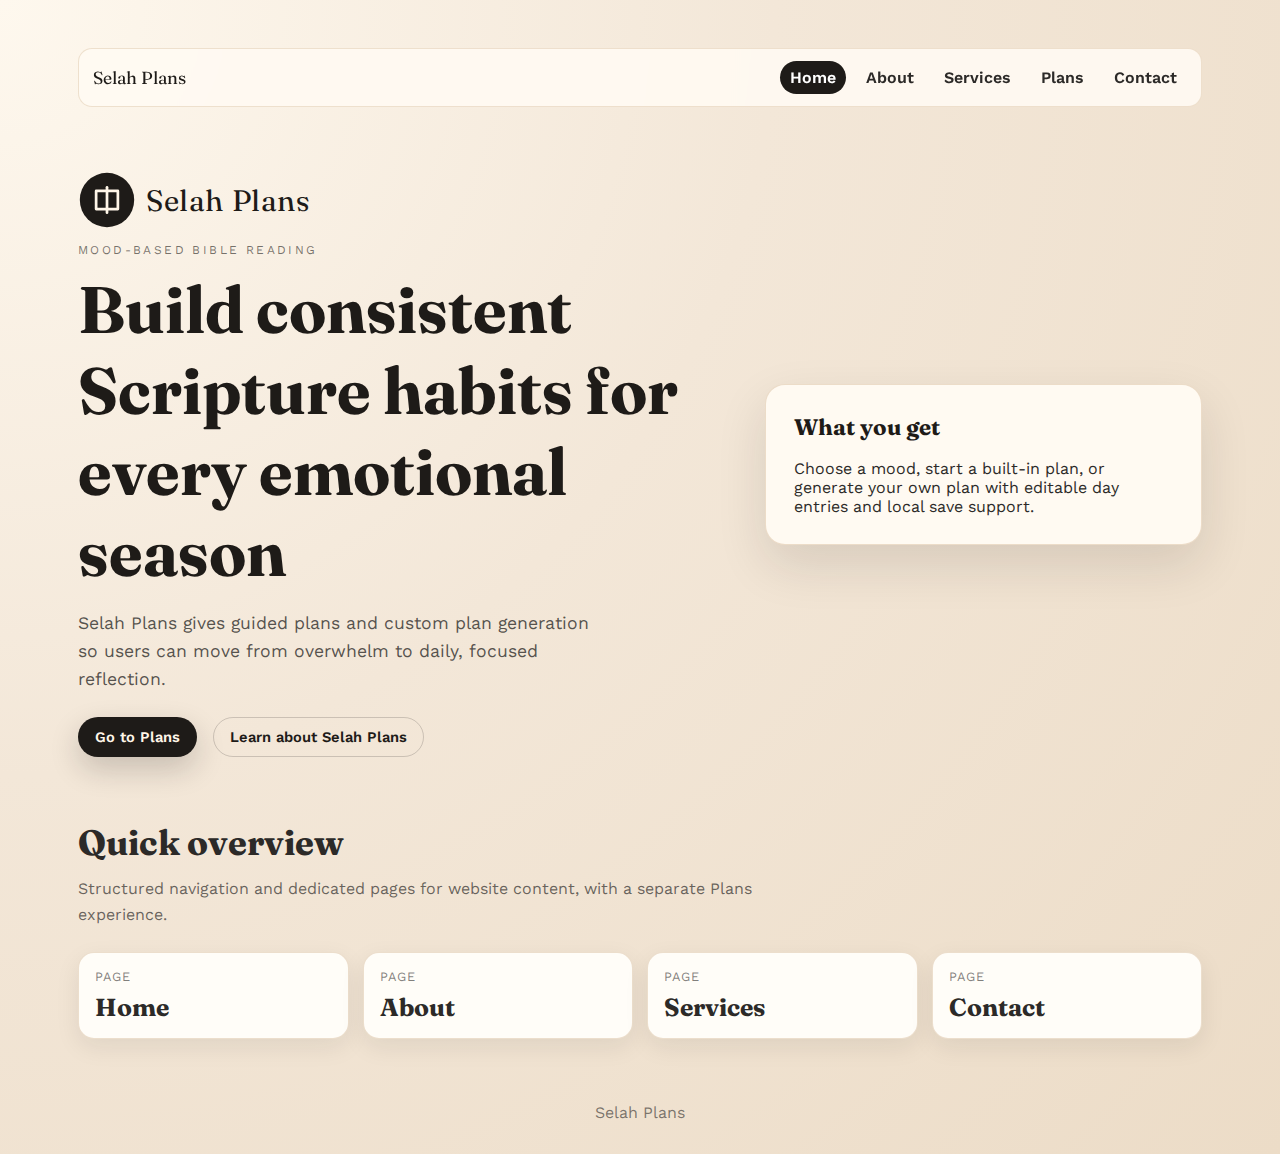
<file: index.html>
<!doctype html>
<html lang="en">
  <head>
    <meta charset="UTF-8" />
    <meta name="viewport" content="width=device-width, initial-scale=1" />
    <title>Selah Plans | Home</title>
    <link rel="preconnect" href="https://fonts.googleapis.com" />
    <link rel="preconnect" href="https://fonts.gstatic.com" crossorigin />
    <link href="https://fonts.googleapis.com/css2?family=Fraunces:wght@300;500;700&family=Work+Sans:wght@300;400;600;700&display=swap" rel="stylesheet" />
    <link rel="stylesheet" href="styles.css" />
  </head>
  <body>
    <div class="page">
      <nav class="site-nav">
        <a class="nav-brand" href="index.html">Selah Plans</a>
        <div class="nav-links">
          <a class="active" href="index.html">Home</a>
          <a href="about.html">About</a>
          <a href="services.html">Services</a>
          <a href="plans.html">Plans</a>
          <a href="contact.html">Contact</a>
        </div>
      </nav>

      <header class="hero">
        <div class="hero-text">
          <div class="brand-lockup" aria-label="Brand">
            <svg class="brand-logo" viewBox="0 0 64 64" role="img" aria-hidden="true">
              <circle cx="32" cy="32" r="30"></circle>
              <path d="M20 22h24v20H20z"></path>
              <path d="M32 18v28"></path>
            </svg>
            <span class="brand-name">Selah Plans</span>
          </div>
          <p class="eyebrow">Mood-based Bible reading</p>
          <h1>Build consistent Scripture habits for every emotional season</h1>
          <p class="subtitle">
            Selah Plans gives guided plans and custom plan generation so users can move from overwhelm to daily, focused reflection.
          </p>
          <div class="hero-actions">
            <a class="btn primary" href="plans.html">Go to Plans</a>
            <a class="btn ghost" href="about.html">Learn about Selah Plans</a>
          </div>
        </div>
        <div class="hero-card">
          <h3>What you get</h3>
          <p>Choose a mood, start a built-in plan, or generate your own plan with editable day entries and local save support.</p>
        </div>
      </header>

      <main>
        <section class="section">
          <div class="section-header">
            <h2>Quick overview</h2>
            <p>Structured navigation and dedicated pages for website content, with a separate Plans experience.</p>
          </div>
          <div class="stats-grid">
            <article class="stat-card">
              <p class="stat-label">Page</p>
              <h3>Home</h3>
            </article>
            <article class="stat-card">
              <p class="stat-label">Page</p>
              <h3>About</h3>
            </article>
            <article class="stat-card">
              <p class="stat-label">Page</p>
              <h3>Services</h3>
            </article>
            <article class="stat-card">
              <p class="stat-label">Page</p>
              <h3>Contact</h3>
            </article>
          </div>
        </section>
      </main>

      <footer class="footer">
        <p>Selah Plans</p>
      </footer>
    </div>
  </body>
</html>
</file>
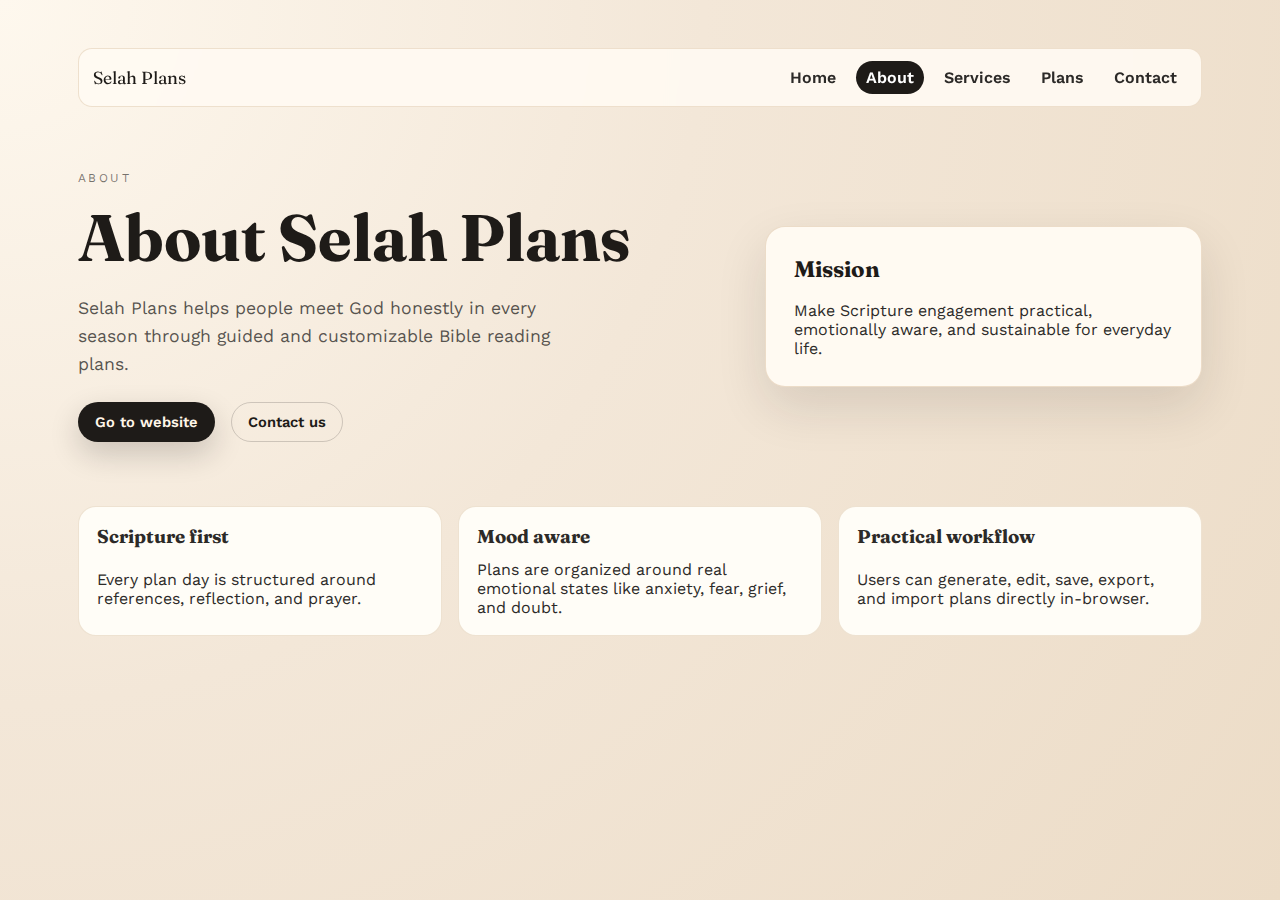
<file: about.html>
<!doctype html>
<html lang="en">
  <head>
    <meta charset="UTF-8" />
    <meta name="viewport" content="width=device-width, initial-scale=1" />
    <title>Selah Plans | About</title>
    <link rel="preconnect" href="https://fonts.googleapis.com" />
    <link rel="preconnect" href="https://fonts.gstatic.com" crossorigin />
    <link href="https://fonts.googleapis.com/css2?family=Fraunces:wght@300;500;700&family=Work+Sans:wght@300;400;600;700&display=swap" rel="stylesheet" />
    <link rel="stylesheet" href="styles.css" />
  </head>
  <body>
    <div class="page">
      <nav class="site-nav">
        <a class="nav-brand" href="index.html">Selah Plans</a>
        <div class="nav-links">
          <a href="index.html">Home</a>
          <a class="active" href="about.html">About</a>
          <a href="services.html">Services</a>
          <a href="plans.html">Plans</a>
          <a href="contact.html">Contact</a>
        </div>
      </nav>

      <header class="hero">
        <div class="hero-text">
          <p class="eyebrow">About</p>
          <h1>About Selah Plans</h1>
          <p class="subtitle">Selah Plans helps people meet God honestly in every season through guided and customizable Bible reading plans.</p>
          <div class="hero-actions">
            <a class="btn primary" href="plans.html">Go to website</a>
            <a class="btn ghost" href="contact.html">Contact us</a>
          </div>
        </div>
        <div class="hero-card">
          <h3>Mission</h3>
          <p>Make Scripture engagement practical, emotionally aware, and sustainable for everyday life.</p>
        </div>
      </header>

      <main>
        <section class="section">
          <div class="about-layout">
            <article class="panel">
              <h3>Scripture first</h3>
              <p>Every plan day is structured around references, reflection, and prayer.</p>
            </article>
            <article class="panel">
              <h3>Mood aware</h3>
              <p>Plans are organized around real emotional states like anxiety, fear, grief, and doubt.</p>
            </article>
            <article class="panel">
              <h3>Practical workflow</h3>
              <p>Users can generate, edit, save, export, and import plans directly in-browser.</p>
            </article>
          </div>
        </section>
      </main>
    </div>
  </body>
</html>
</file>
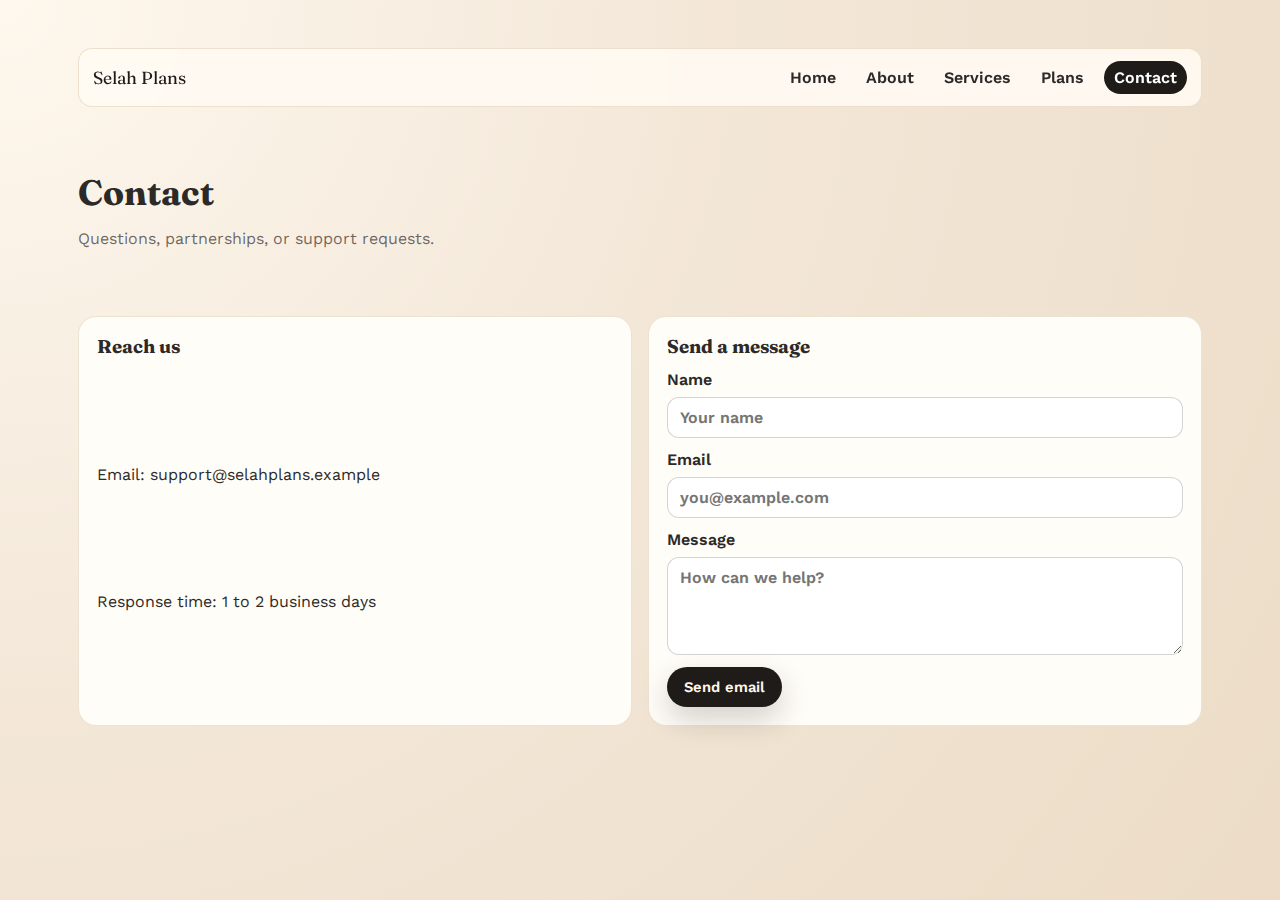
<file: contact.html>
<!doctype html>
<html lang="en">
  <head>
    <meta charset="UTF-8" />
    <meta name="viewport" content="width=device-width, initial-scale=1" />
    <title>Selah Plans | Contact</title>
    <link rel="preconnect" href="https://fonts.googleapis.com" />
    <link rel="preconnect" href="https://fonts.gstatic.com" crossorigin />
    <link href="https://fonts.googleapis.com/css2?family=Fraunces:wght@300;500;700&family=Work+Sans:wght@300;400;600;700&display=swap" rel="stylesheet" />
    <link rel="stylesheet" href="styles.css" />
  </head>
  <body>
    <div class="page">
      <nav class="site-nav">
        <a class="nav-brand" href="index.html">Selah Plans</a>
        <div class="nav-links">
          <a href="index.html">Home</a>
          <a href="about.html">About</a>
          <a href="services.html">Services</a>
          <a href="plans.html">Plans</a>
          <a class="active" href="contact.html">Contact</a>
        </div>
      </nav>

      <header class="section-header">
        <h2>Contact</h2>
        <p>Questions, partnerships, or support requests.</p>
      </header>

      <main>
        <section class="section">
          <div class="tool-layout">
            <article class="panel">
              <h3>Reach us</h3>
              <p>Email: support@selahplans.example</p>
              <p>Response time: 1 to 2 business days</p>
            </article>
            <article class="panel">
              <h3>Send a message</h3>
              <label>
                Name
                <input type="text" placeholder="Your name" />
              </label>
              <label>
                Email
                <input type="email" placeholder="you@example.com" />
              </label>
              <label>
                Message
                <textarea rows="4" placeholder="How can we help?"></textarea>
              </label>
              <div class="action-row">
                <a class="btn primary" href="mailto:support@selahplans.example">Send email</a>
              </div>
            </article>
          </div>
        </section>
      </main>
    </div>
  </body>
</html>
</file>
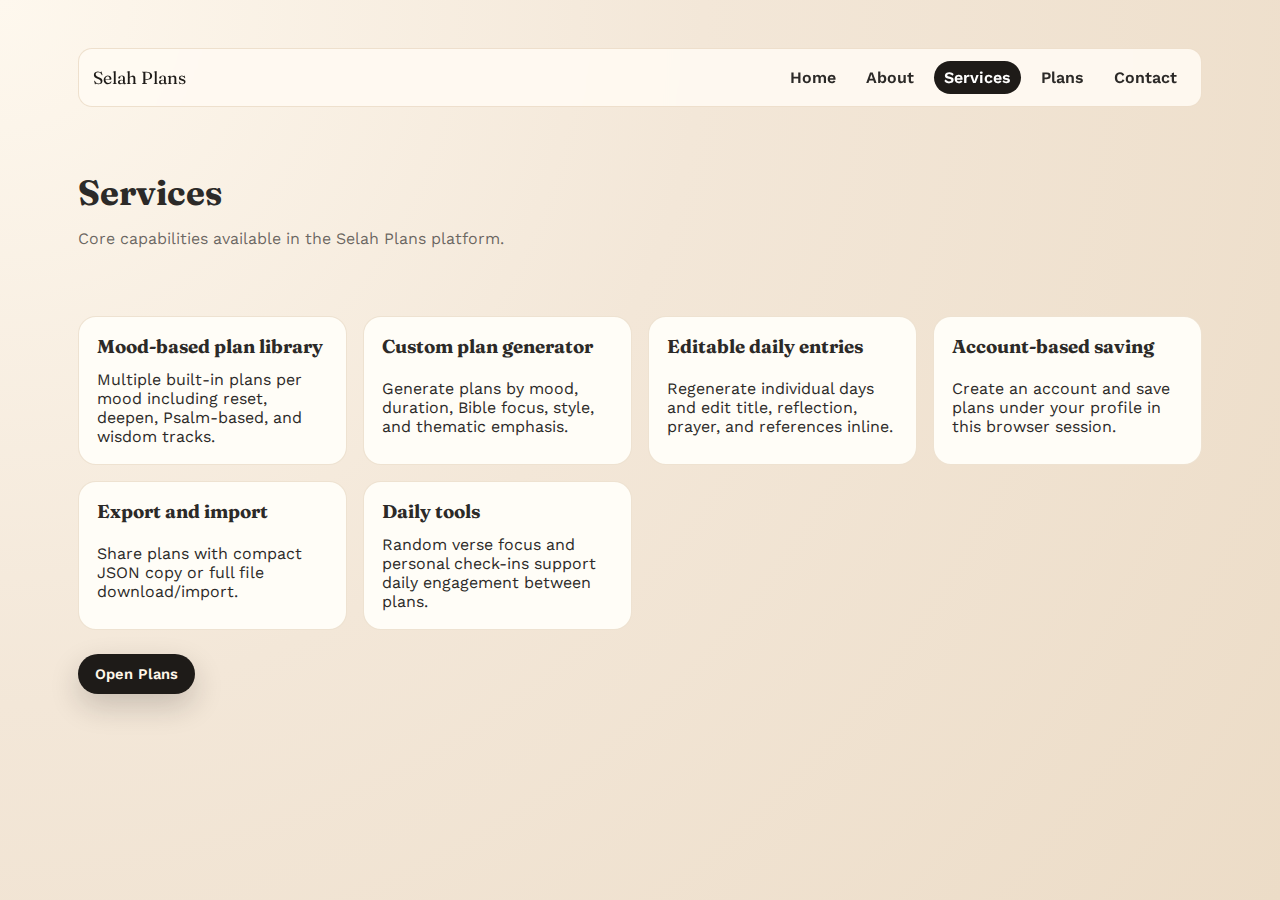
<file: services.html>
<!doctype html>
<html lang="en">
  <head>
    <meta charset="UTF-8" />
    <meta name="viewport" content="width=device-width, initial-scale=1" />
    <title>Selah Plans | Services</title>
    <link rel="preconnect" href="https://fonts.googleapis.com" />
    <link rel="preconnect" href="https://fonts.gstatic.com" crossorigin />
    <link href="https://fonts.googleapis.com/css2?family=Fraunces:wght@300;500;700&family=Work+Sans:wght@300;400;600;700&display=swap" rel="stylesheet" />
    <link rel="stylesheet" href="styles.css" />
  </head>
  <body>
    <div class="page">
      <nav class="site-nav">
        <a class="nav-brand" href="index.html">Selah Plans</a>
        <div class="nav-links">
          <a href="index.html">Home</a>
          <a href="about.html">About</a>
          <a class="active" href="services.html">Services</a>
          <a href="plans.html">Plans</a>
          <a href="contact.html">Contact</a>
        </div>
      </nav>

      <header class="section-header">
        <h2>Services</h2>
        <p>Core capabilities available in the Selah Plans platform.</p>
      </header>

      <main>
        <section class="section">
          <div class="about-layout">
            <article class="panel">
              <h3>Mood-based plan library</h3>
              <p>Multiple built-in plans per mood including reset, deepen, Psalm-based, and wisdom tracks.</p>
            </article>
            <article class="panel">
              <h3>Custom plan generator</h3>
              <p>Generate plans by mood, duration, Bible focus, style, and thematic emphasis.</p>
            </article>
            <article class="panel">
              <h3>Editable daily entries</h3>
              <p>Regenerate individual days and edit title, reflection, prayer, and references inline.</p>
            </article>
            <article class="panel">
              <h3>Account-based saving</h3>
              <p>Create an account and save plans under your profile in this browser session.</p>
            </article>
            <article class="panel">
              <h3>Export and import</h3>
              <p>Share plans with compact JSON copy or full file download/import.</p>
            </article>
            <article class="panel">
              <h3>Daily tools</h3>
              <p>Random verse focus and personal check-ins support daily engagement between plans.</p>
            </article>
          </div>
          <div class="action-row">
            <a class="btn primary" href="plans.html">Open Plans</a>
          </div>
        </section>
      </main>
    </div>
  </body>
</html>
</file>
<file: styles.css>
:root {
  color-scheme: light;
  --sand: #f5efe6;
  --dusk: #1e1b18;
  --clay: #c8a47b;
  --ink: #2c2a28;
  --sage: #9fae95;
  --rose: #d4a29c;
  --cream: #fffaf2;
  --shadow: 0 20px 50px rgba(30, 27, 24, 0.12);
  --radius: 20px;
}

* {
  box-sizing: border-box;
  margin: 0;
  padding: 0;
}

body {
  font-family: "Work Sans", sans-serif;
  background: radial-gradient(circle at top left, #fef8ee 0%, #f3e7d8 45%, #ecdcc7 100%);
  color: var(--ink);
  min-height: 100vh;
}

.page {
  max-width: 1180px;
  margin: 0 auto;
  padding: 48px 28px 32px;
  display: flex;
  flex-direction: column;
  gap: 64px;
}

.site-nav {
  position: sticky;
  top: 0;
  z-index: 20;
  background: rgba(255, 250, 242, 0.92);
  backdrop-filter: blur(6px);
  border: 1px solid rgba(200, 164, 123, 0.3);
  border-radius: 14px;
  padding: 12px 14px;
  display: flex;
  justify-content: space-between;
  align-items: center;
  gap: 14px;
}

.nav-brand {
  font-family: "Fraunces", serif;
  font-size: 1.1rem;
  color: var(--dusk);
  text-decoration: none;
}

.nav-links {
  display: flex;
  flex-wrap: wrap;
  gap: 10px;
}

.nav-links a {
  text-decoration: none;
  color: var(--ink);
  font-weight: 600;
  padding: 7px 10px;
  border-radius: 999px;
}

.nav-links a.active {
  background: var(--dusk);
  color: #fff;
}

.hero {
  display: grid;
  grid-template-columns: minmax(0, 1.2fr) minmax(0, 0.8fr);
  gap: 32px;
  align-items: center;
}

.hero-text h1 {
  font-family: "Fraunces", serif;
  font-size: clamp(2.6rem, 3vw + 2rem, 4.1rem);
  color: var(--dusk);
  margin-bottom: 16px;
}

.brand-lockup {
  display: inline-flex;
  align-items: center;
  gap: 10px;
  margin-bottom: 14px;
}

.brand-logo {
  width: 58px;
  height: 58px;
}

.brand-logo circle {
  fill: var(--dusk);
}

.brand-logo path {
  fill: none;
  stroke: #fff6e8;
  stroke-width: 3;
  stroke-linecap: round;
  stroke-linejoin: round;
}

.brand-name {
  font-family: "Fraunces", serif;
  font-size: 1.85rem;
  color: var(--dusk);
  letter-spacing: 0.02em;
}

.eyebrow {
  text-transform: uppercase;
  letter-spacing: 0.2em;
  font-size: 0.75rem;
  margin-bottom: 12px;
  color: rgba(30, 27, 24, 0.6);
}

.subtitle {
  font-size: 1.1rem;
  line-height: 1.6;
  color: rgba(44, 42, 40, 0.8);
  max-width: 520px;
}

.hero-actions {
  display: flex;
  gap: 16px;
  margin-top: 24px;
  flex-wrap: wrap;
}

.hero-card {
  background: var(--cream);
  border-radius: var(--radius);
  box-shadow: var(--shadow);
  padding: 28px;
  display: flex;
  flex-direction: column;
  gap: 18px;
  border: 1px solid rgba(200, 164, 123, 0.35);
}

.hero-card h3 {
  font-family: "Fraunces", serif;
  font-size: 1.4rem;
  color: var(--dusk);
}

.card-top {
  display: flex;
  justify-content: space-between;
  font-size: 0.85rem;
  text-transform: uppercase;
  letter-spacing: 0.12em;
  color: rgba(44, 42, 40, 0.6);
}

.card-footer {
  font-size: 0.9rem;
  color: rgba(44, 42, 40, 0.7);
}

.section {
  display: flex;
  flex-direction: column;
  gap: 24px;
}

.section.alt {
  background: linear-gradient(120deg, #fff7ec 0%, #f7efe4 50%, #f0e1cd 100%);
  border-radius: 28px;
  padding: 42px;
}

.section-header h2 {
  font-family: "Fraunces", serif;
  font-size: 2.2rem;
  margin-bottom: 12px;
}

.section-header p {
  color: rgba(44, 42, 40, 0.7);
  max-width: 760px;
  line-height: 1.6;
}

.toolbar {
  display: grid;
  gap: 12px;
}

.search-field {
  display: grid;
  gap: 8px;
  font-weight: 600;
}

.search-field input {
  border: 1px solid rgba(44, 42, 40, 0.2);
  background: #fff;
  border-radius: 12px;
  padding: 10px 12px;
}

.filter-row {
  display: flex;
  flex-wrap: wrap;
  gap: 8px;
}

.chip {
  border: 1px solid rgba(44, 42, 40, 0.2);
  border-radius: 999px;
  background: #fffdf8;
  padding: 8px 12px;
  cursor: pointer;
}

.chip.active {
  background: var(--dusk);
  color: #fff;
}

.plan-grid,
.list-grid {
  display: grid;
  grid-template-columns: repeat(auto-fit, minmax(220px, 1fr));
  gap: 16px;
}

.funnel-grid {
  display: grid;
  grid-template-columns: repeat(auto-fit, minmax(220px, 1fr));
  gap: 16px;
}

.stats-grid {
  display: grid;
  grid-template-columns: repeat(auto-fit, minmax(180px, 1fr));
  gap: 14px;
}

.stat-card {
  background: #fffdf8;
  border-radius: 16px;
  border: 1px solid rgba(200, 164, 123, 0.35);
  padding: 16px;
  box-shadow: 0 8px 24px rgba(30, 27, 24, 0.08);
  display: grid;
  gap: 8px;
}

.stat-label {
  font-size: 0.8rem;
  text-transform: uppercase;
  letter-spacing: 0.08em;
  color: rgba(44, 42, 40, 0.6);
}

.stat-card h3 {
  font-family: "Fraunces", serif;
  font-size: 1.55rem;
}

.funnel-card {
  background: #fffdf8;
  border-radius: 18px;
  padding: 20px;
  border: 1px solid rgba(200, 164, 123, 0.3);
  box-shadow: 0 10px 30px rgba(30, 27, 24, 0.08);
  display: grid;
  gap: 10px;
}

.funnel-card h3 {
  font-family: "Fraunces", serif;
  font-size: 1.2rem;
}

.step-label {
  display: inline-flex;
  width: fit-content;
  font-size: 0.72rem;
  letter-spacing: 0.08em;
  text-transform: uppercase;
  color: #3a4a33;
  background: rgba(159, 174, 149, 0.2);
  border-radius: 999px;
  padding: 4px 10px;
}

.plan-card {
  background: #fffdf8;
  border-radius: 18px;
  padding: 18px;
  border: 1px solid rgba(200, 164, 123, 0.3);
  box-shadow: 0 10px 30px rgba(30, 27, 24, 0.08);
  display: flex;
  flex-direction: column;
  gap: 10px;
}

.plan-card h3 {
  font-family: "Fraunces", serif;
  font-size: 1.2rem;
}

.plan-card .tag,
.tag {
  display: inline-flex;
  align-items: center;
  gap: 6px;
  background: rgba(159, 174, 149, 0.2);
  color: #3a4a33;
  padding: 4px 10px;
  border-radius: 999px;
  font-size: 0.72rem;
  letter-spacing: 0.08em;
  text-transform: uppercase;
}

.plan-card p,
.muted {
  color: rgba(44, 42, 40, 0.8);
  line-height: 1.45;
}

.picker-layout {
  display: grid;
  grid-template-columns: minmax(0, 0.95fr) minmax(0, 1.05fr);
  gap: 18px;
}

.panel {
  background: #fffdf7;
  border-radius: 18px;
  border: 1px solid rgba(200, 164, 123, 0.3);
  padding: 18px;
  display: grid;
  gap: 12px;
}

.panel h3 {
  font-family: "Fraunces", serif;
}

.panel label {
  display: grid;
  gap: 8px;
  font-weight: 600;
}

.panel input,
.panel select,
.panel textarea {
  border: 1px solid rgba(44, 42, 40, 0.2);
  background: #fff;
  border-radius: 12px;
  padding: 10px 12px;
  font: inherit;
}

.plan-viewer-header {
  display: flex;
  justify-content: space-between;
  gap: 12px;
  align-items: center;
}

.plan-viewer {
  min-height: 190px;
  border-radius: 12px;
  border: 1px dashed rgba(44, 42, 40, 0.3);
  padding: 14px;
  display: grid;
  gap: 10px;
  background: rgba(159, 174, 149, 0.1);
}

.ref-list {
  display: grid;
  gap: 6px;
  margin-left: 18px;
}

.nav-row,
.action-row {
  display: flex;
  flex-wrap: wrap;
  gap: 8px;
}

.btn {
  border: 1px solid transparent;
  padding: 10px 16px;
  border-radius: 999px;
  font-weight: 600;
  font-size: 0.92rem;
  cursor: pointer;
  transition: transform 0.2s ease, box-shadow 0.2s ease;
  text-decoration: none;
  display: inline-flex;
  align-items: center;
  justify-content: center;
}

.btn.primary {
  background: var(--dusk);
  color: #fff6e8;
  box-shadow: 0 12px 30px rgba(30, 27, 24, 0.2);
}

.btn.ghost {
  background: transparent;
  border-color: rgba(44, 42, 40, 0.2);
  color: var(--dusk);
}

.btn:hover {
  transform: translateY(-2px);
  box-shadow: 0 14px 28px rgba(30, 27, 24, 0.18);
}

.generator {
  display: grid;
  grid-template-columns: minmax(0, 0.95fr) minmax(0, 1.05fr);
  gap: 24px;
}

.generator-form {
  background: #fffdf7;
  padding: 22px;
  border-radius: 18px;
  border: 1px solid rgba(200, 164, 123, 0.3);
  display: flex;
  flex-direction: column;
  gap: 12px;
}

.generator-form label {
  display: flex;
  flex-direction: column;
  font-weight: 600;
  gap: 8px;
  color: var(--dusk);
}

.generator-form input,
.generator-form select,
.generator-form textarea,
.json-box {
  padding: 10px 12px;
  border-radius: 12px;
  border: 1px solid rgba(44, 42, 40, 0.2);
  font-size: 0.95rem;
  background: #fff;
}

.topic-group {
  border: 1px dashed rgba(44, 42, 40, 0.25);
  border-radius: 14px;
  padding: 12px;
  display: grid;
  grid-template-columns: repeat(auto-fit, minmax(150px, 1fr));
  gap: 8px;
}

.topic-group legend {
  font-weight: 600;
  padding: 0 8px;
}

.topic-group label {
  font-weight: 500;
  flex-direction: row;
  align-items: center;
  gap: 8px;
}

.generator-output {
  background: #fffdf7;
  padding: 22px;
  border-radius: 18px;
  border: 1px solid rgba(200, 164, 123, 0.3);
  display: flex;
  flex-direction: column;
  gap: 12px;
}

.output-header {
  display: flex;
  justify-content: space-between;
  align-items: center;
  gap: 12px;
}

.output-actions {
  display: flex;
  gap: 8px;
  flex-wrap: wrap;
}

.plan-output {
  display: flex;
  flex-direction: column;
  gap: 14px;
  max-height: 560px;
  overflow: auto;
  padding-right: 6px;
}

.plan-day {
  border-radius: 14px;
  padding: 14px;
  background: rgba(159, 174, 149, 0.15);
  border: 1px solid rgba(159, 174, 149, 0.25);
  display: grid;
  gap: 8px;
}

.plan-day h4 {
  font-family: "Fraunces", serif;
  color: var(--dusk);
}

.inline-field {
  display: grid;
  gap: 6px;
}

.inline-field input,
.inline-field textarea {
  width: 100%;
  border: 1px solid rgba(44, 42, 40, 0.25);
  border-radius: 10px;
  padding: 8px 10px;
  font: inherit;
  background: #fff;
}

.ref-line {
  display: flex;
  gap: 8px;
}

.ref-line input {
  flex: 1;
}

.ref-line button {
  border-radius: 8px;
  border: 1px solid rgba(44, 42, 40, 0.2);
  background: #fff;
  padding: 6px 10px;
  cursor: pointer;
}

.placeholder {
  color: rgba(44, 42, 40, 0.5);
  font-style: italic;
}

.json-box {
  width: 100%;
  min-height: 130px;
  resize: vertical;
  font-family: ui-monospace, SFMono-Regular, Menlo, Monaco, Consolas, "Liberation Mono", "Courier New", monospace;
}

.about-layout {
  display: grid;
  grid-template-columns: repeat(auto-fit, minmax(230px, 1fr));
  gap: 16px;
}

.tool-layout {
  display: grid;
  grid-template-columns: repeat(auto-fit, minmax(260px, 1fr));
  gap: 16px;
}

.faq-list {
  display: grid;
  gap: 12px;
}

.faq-list summary {
  cursor: pointer;
  font-weight: 700;
}

.faq-list p {
  margin-top: 10px;
}

.detail-shell {
  display: grid;
  grid-template-columns: minmax(260px, 0.9fr) minmax(0, 1.1fr);
  gap: 16px;
}

.detail-sidebar {
  align-content: start;
}

.focus-card {
  background: linear-gradient(145deg, #fffdf8 0%, #f8efe2 100%);
  border: 1px solid rgba(200, 164, 123, 0.4);
  min-height: 420px;
}

.progress-track {
  width: 100%;
  height: 10px;
  border-radius: 999px;
  background: rgba(44, 42, 40, 0.12);
  overflow: hidden;
}

.progress-fill {
  height: 100%;
  width: 0;
  background: linear-gradient(90deg, #9fae95 0%, #c8a47b 100%);
  transition: width 0.25s ease;
}

.footer {
  text-align: center;
  color: rgba(44, 42, 40, 0.6);
}

@media (max-width: 980px) {
  .hero,
  .generator,
  .picker-layout,
  .detail-shell {
    grid-template-columns: 1fr;
  }

  .section.alt {
    padding: 28px;
  }
}

@media (max-width: 600px) {
  .page {
    padding: 32px 16px 24px;
  }

  .hero-actions,
  .nav-row,
  .action-row,
  .output-actions {
    flex-direction: column;
    align-items: stretch;
  }

  .plan-viewer-header,
  .output-header {
    flex-direction: column;
    align-items: flex-start;
  }

  .site-nav {
    flex-direction: column;
    align-items: flex-start;
  }

  .nav-links {
    width: 100%;
  }

  .brand-logo {
    width: 48px;
    height: 48px;
  }

  .brand-name {
    font-size: 1.5rem;
  }
}
</file>
